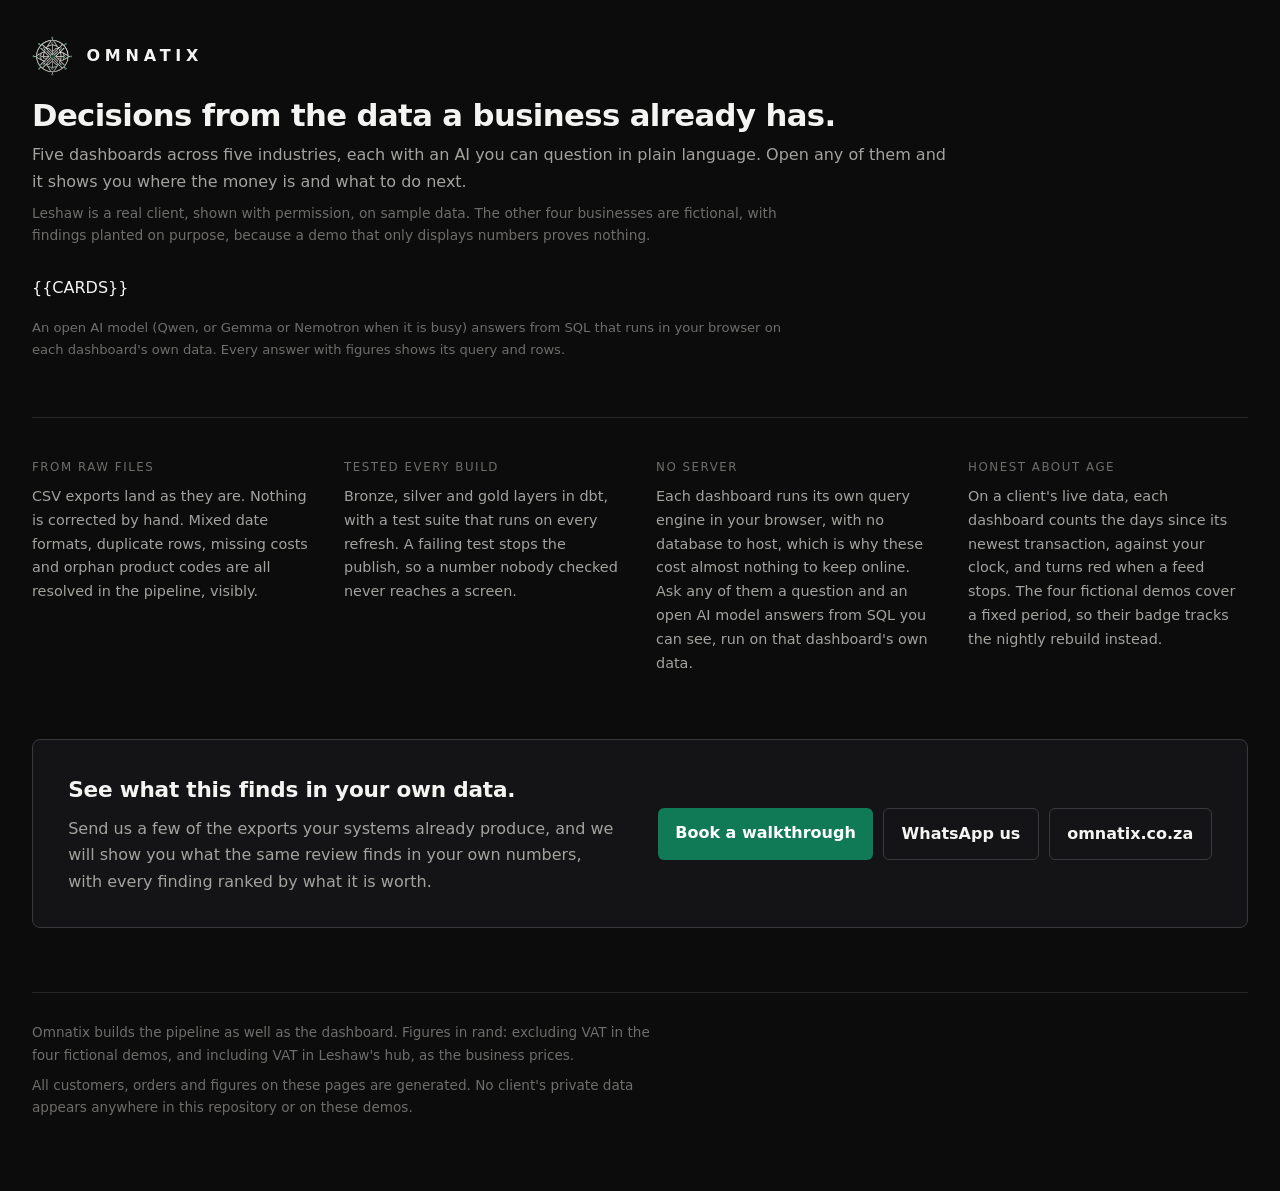
<file: site/index.html>
<!doctype html>
<html lang="en-ZA">
<head>
<meta charset="utf-8">
<meta name="viewport" content="width=device-width, initial-scale=1">
<title>Omnatix · Decision intelligence demos</title>
<meta name="description" content="Five dashboards across building supply, FMCG distribution, logistics, microfinance and healthcare, each with an AI you can question in plain language, built on data a business already has.">
<link rel="stylesheet" href="omnatix.css">
<link rel="icon" type="image/png" sizes="64x64" href="brand/favicon.png">
<link rel="apple-touch-icon" href="brand/apple-touch-icon.png">
</head>
<body>

<div class="wrap">

  <!-- Short on purpose: all five cards should be on screen when the page opens on a laptop. -->
  <header>
    <p class="mark"><img src="brand/omnatix-mark.png" alt="" width="40" height="40">Omnatix</p>
    <h1>Decisions from the data a business already has.</h1>
    <p class="lede">
      Five dashboards across five industries, each with an AI you can question in plain language.
      Open any of them and it shows you where the money is and what to do next.
    </p>
    <p class="note">
      Leshaw is a real client, shown with permission, on sample data. The other four businesses
      are fictional, with findings planted on purpose, because a demo that only displays numbers
      proves nothing.
    </p>
  </header>

  <div class="grid">
{{CARDS}}
  </div>

  <p class="ai-note">
    An open AI model (Qwen, or Gemma or Nemotron when it is busy) answers from SQL that runs in
    your browser on each dashboard's own data. Every answer with figures shows its query and rows.
  </p>

  <section class="how">
    <div>
      <h3>From raw files</h3>
      <p>
        CSV exports land as they are. Nothing is corrected by hand. Mixed date formats, duplicate
        rows, missing costs and orphan product codes are all resolved in the pipeline, visibly.
      </p>
    </div>
    <div>
      <h3>Tested every build</h3>
      <p>
        Bronze, silver and gold layers in dbt, with a test suite that runs on every refresh. A
        failing test stops the publish, so a number nobody checked never reaches a screen.
      </p>
    </div>
    <div>
      <h3>No server</h3>
      <p>
        Each dashboard runs its own query engine in your browser, with no database to host,
        which is why these cost almost nothing to keep online. Ask any of them a question and
        an open AI model answers from SQL you can see, run on that dashboard's own data.
      </p>
    </div>
    <div>
      <h3>Honest about age</h3>
      <p>
        On a client's live data, each dashboard counts the days since its newest transaction,
        against your clock, and turns red when a feed stops. The four fictional demos cover a
        fixed period, so their badge tracks the nightly rebuild instead.
      </p>
    </div>
  </section>

  <!-- The one thing a convinced visitor needs, and the page did not have: a way to act. -->
  <section class="cta" id="talk">
    <div>
      <h2>See what this finds in your own data.</h2>
      <p>
        Send us a few of the exports your systems already produce, and we will show you what the
        same review finds in your own numbers, with every finding ranked by what it is worth.
      </p>
    </div>
    <div class="cta-actions">
      <a class="cta-primary" href="mailto:info@omnatix.co.za?subject=Walkthrough%3A%20what%20would%20the%20review%20find%20in%20our%20data%3F&amp;body=I%20have%20looked%20at%20the%20Omnatix%20demos%20and%20would%20like%20to%20book%20a%20walkthrough.">Book a walkthrough</a>
      <a class="cta-secondary" href="https://wa.me/27813471724?text=Hi%20Omnatix%2C%20I%20have%20seen%20the%20demos%20and%20would%20like%20to%20book%20a%20walkthrough." rel="noopener">WhatsApp us</a>
      <a class="cta-secondary" href="https://omnatix.co.za" rel="noopener">omnatix.co.za</a>
    </div>
  </section>

  <footer>
    <p>
      Omnatix builds the pipeline as well as the dashboard. Figures in rand: excluding VAT in the
      four fictional demos, and including VAT in Leshaw's hub, as the business prices.
    </p>
    <p>
      All customers, orders and figures on these pages are generated. No client's private data
      appears anywhere in this repository or on these demos.
    </p>
  </footer>

</div>

<script>
  // Fetch the in-browser query engine before a demo is opened, so it opens without the wait.
  // It is 6.8 MB, so this waits for a sign of intent or a few seconds of reading, and never runs
  // when the browser reports data saver or a 2G connection.
  (() => {
    const c = navigator.connection || {};
    if (c.saveData || /2g/.test(c.effectiveType || '')) return;
    const base = 'https://cdn.jsdelivr.net/npm/@duckdb/duckdb-wasm@1.32.0/';
    let done = false;
    const warm = () => {
      if (done) return;
      done = true;
      for (const [href, cors] of [[base + '+esm', true], [base + 'dist/duckdb-eh.wasm', true],
                                  [base + 'dist/duckdb-browser-eh.worker.js', false]]) {
        const l = document.createElement('link');
        l.rel = 'prefetch';
        l.href = href;
        if (cors) l.crossOrigin = 'anonymous';
        document.head.appendChild(l);
      }
    };
    for (const ev of ['pointerenter', 'focusin', 'touchstart']) {
      document.querySelectorAll('a.card').forEach((a) => a.addEventListener(ev, warm, { once: true, passive: true }));
    }
    setTimeout(warm, 4000);
  })();
</script>
</body>
</html>
</file>
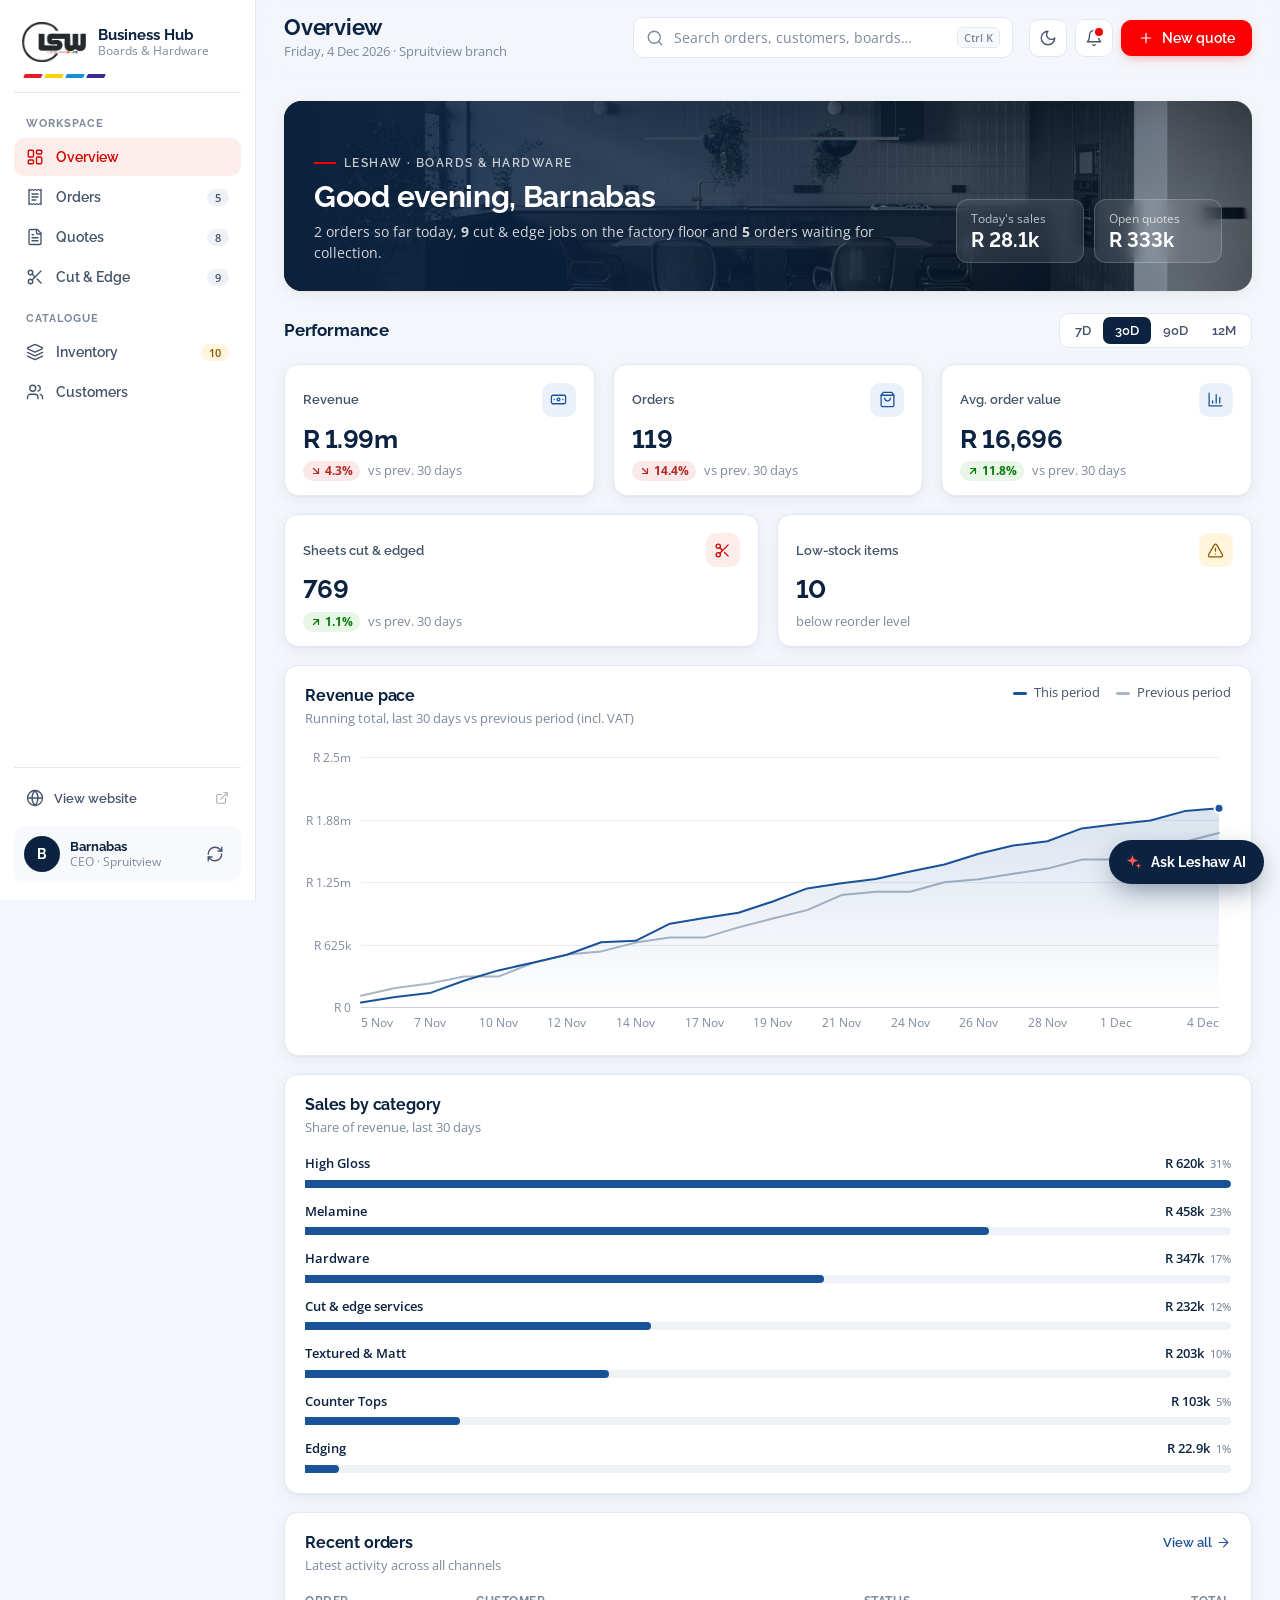
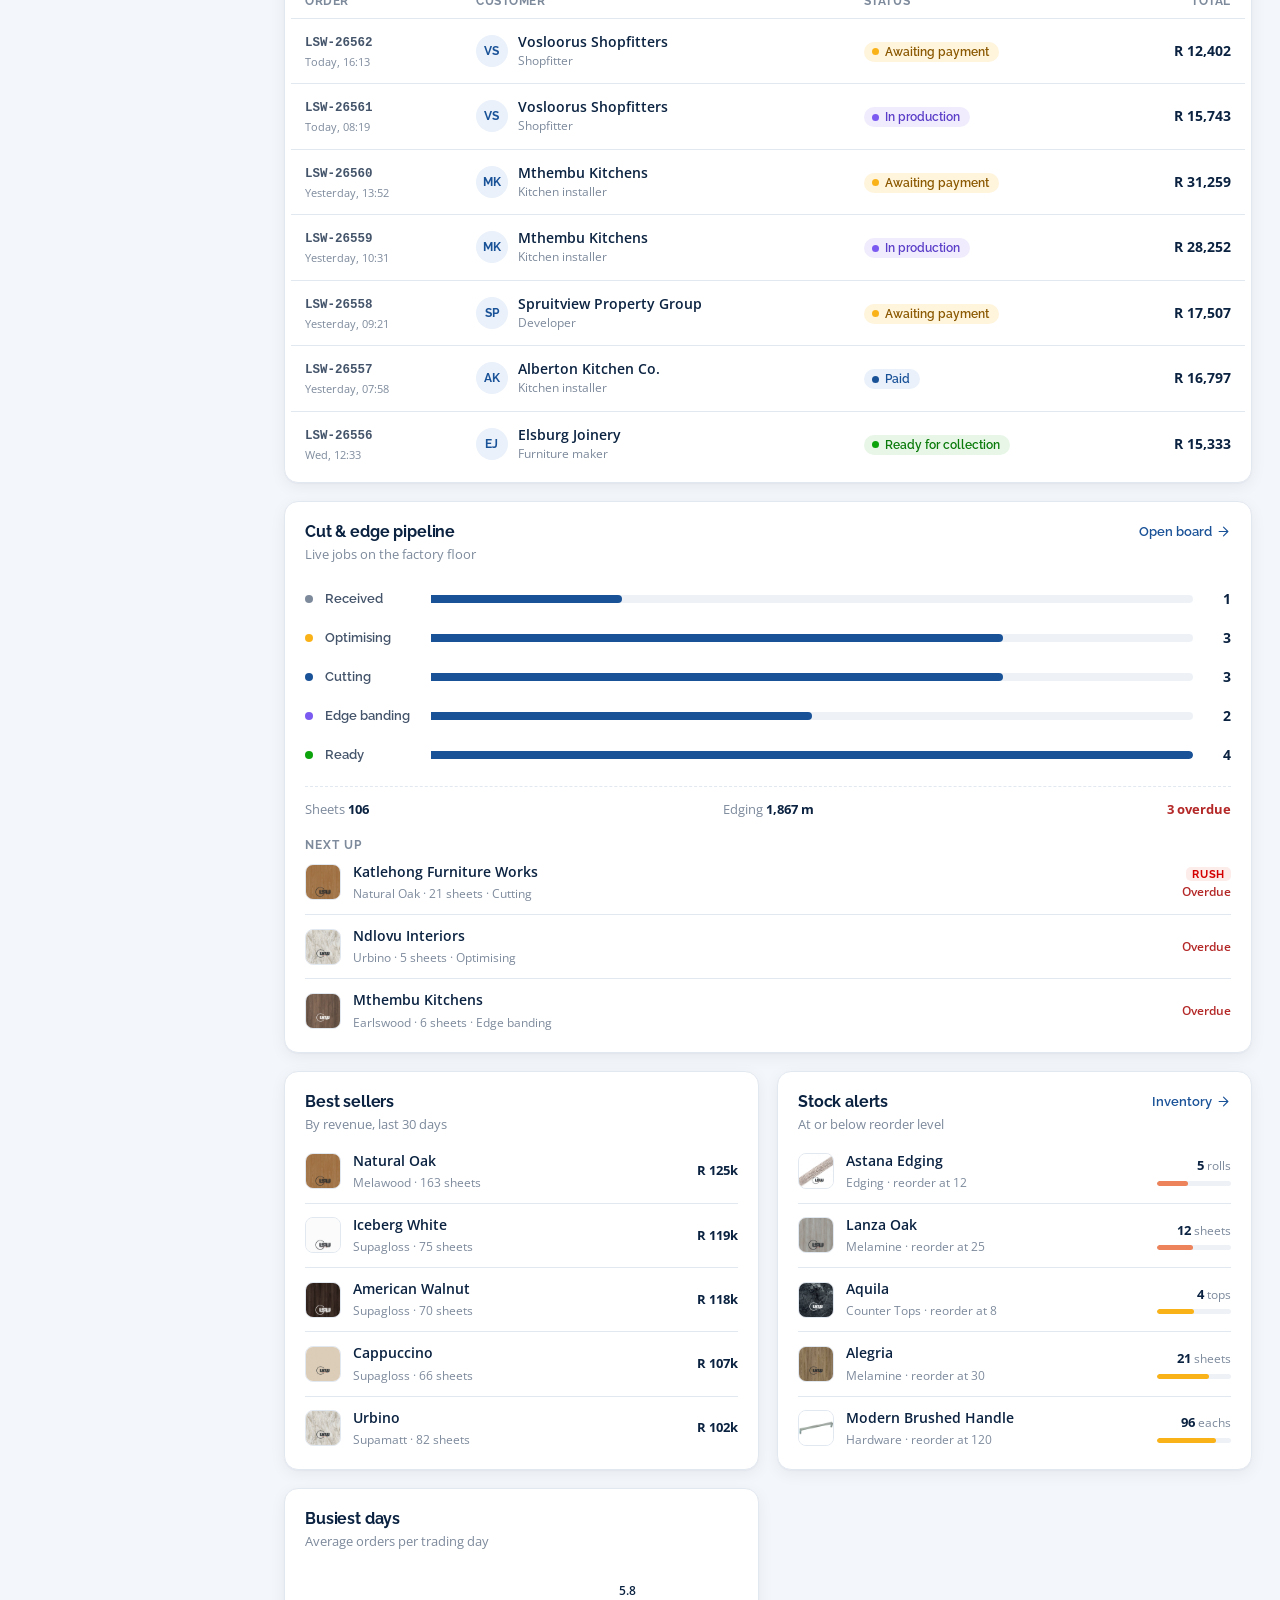
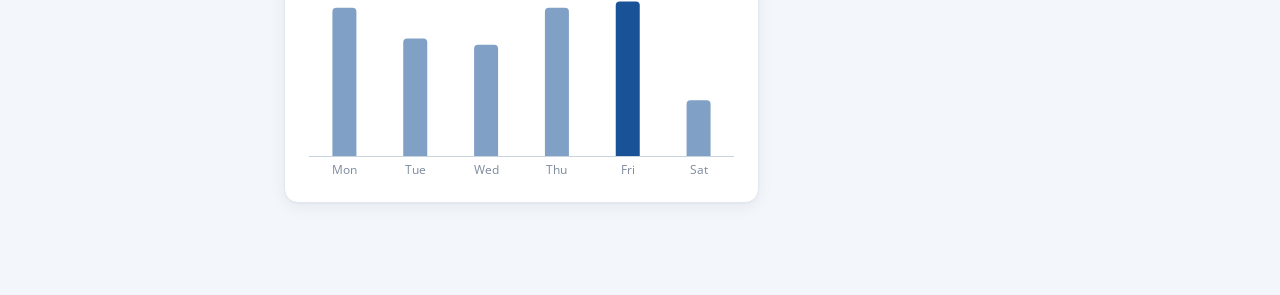
<file: projects/05-leshaw-boardcenter/dashboard/index.html>
<!doctype html>
<html lang="en">
<head>
  <meta charset="utf-8" />
  <meta name="viewport" content="width=device-width, initial-scale=1" />
  <title>Leshaw Business Hub</title>
  <meta name="description" content="Leshaw operations dashboard: sales, quotes, cut &amp; edge production, inventory and customers." />
  <link rel="icon" href="assets/logo.png" />
  <link rel="preconnect" href="https://fonts.googleapis.com" />
  <link rel="preconnect" href="https://fonts.gstatic.com" crossorigin />
  <link href="https://fonts.googleapis.com/css2?family=Open+Sans:wght@400;500;600;700&family=Raleway:wght@500;600;700;800&display=swap" rel="stylesheet" />
  <link rel="stylesheet" href="css/styles.css" />
  <link rel="stylesheet" href="css/ai.css" />
  <script>
    try { const t = localStorage.getItem('leshaw-theme'); if (t) document.documentElement.dataset.theme = t; } catch (e) {}
  </script>
</head>
<body>
  <div class="app">
    <!-- Sidebar -->
    <aside class="sidebar" id="sidebar" aria-label="Main navigation">
      <a class="brand" href="#/overview" aria-label="Leshaw home">
        <span class="brand-logo"><img src="assets/logo.png" alt="Leshaw LSW" /></span>
        <span class="brand-text">
          <strong>Business Hub</strong>
          <small>Boards &amp; Hardware</small>
        </span>
      </a>
      <div class="brand-stripes" aria-hidden="true"><i></i><i></i><i></i><i></i></div>

      <nav class="nav">
        <p class="nav-label">Workspace</p>
        <a href="#/overview" data-route="overview"><span data-icon="grid"></span>Overview</a>
        <a href="#/orders" data-route="orders"><span data-icon="receipt"></span>Orders<em class="nav-badge" id="nb-orders"></em></a>
        <a href="#/quotes" data-route="quotes"><span data-icon="file"></span>Quotes<em class="nav-badge" id="nb-quotes"></em></a>
        <a href="#/production" data-route="production"><span data-icon="saw"></span>Cut &amp; Edge<em class="nav-badge" id="nb-prod"></em></a>
        <p class="nav-label">Catalogue</p>
        <a href="#/inventory" data-route="inventory"><span data-icon="layers"></span>Inventory<em class="nav-badge warn" id="nb-stock"></em></a>
        <a href="#/customers" data-route="customers"><span data-icon="users"></span>Customers</a>
      </nav>

      <div class="sidebar-foot">
        <a class="site-link" href="https://leshaw-lsw.co.za/" target="_blank" rel="noopener"><span data-icon="globe"></span>View website<span data-icon="external" class="ext"></span></a>
        <div class="user-card">
          <span class="avatar">B</span>
          <span class="user-meta"><strong>Barnabas</strong><small>CEO · Spruitview</small></span>
          <button class="icon-btn" id="resetDemo" title="Reset demo data" aria-label="Reset demo data"><span data-icon="refresh"></span></button>
        </div>
      </div>
    </aside>
    <div class="scrim" id="scrim"></div>

    <!-- Main -->
    <div class="main">
      <header class="topbar">
        <button class="icon-btn menu-btn" id="menuBtn" aria-label="Open menu"><span data-icon="menu"></span></button>
        <div class="page-heading">
          <h1 id="pageTitle">Overview</h1>
          <p id="pageSub">Today</p>
        </div>
        <button class="search-trigger" id="searchBtn" aria-label="Search">
          <span data-icon="search"></span><span class="st-text">Search orders, customers, boards…</span><kbd>⌘K</kbd>
        </button>
        <div class="top-actions">
          <button class="icon-btn" id="themeBtn" aria-label="Toggle dark mode" title="Toggle theme"><span data-icon="moon"></span></button>
          <div class="pop-wrap">
            <button class="icon-btn" id="bellBtn" aria-label="Notifications"><span data-icon="bell"></span><i class="dot" id="bellDot"></i></button>
            <div class="popover" id="notifPop" hidden></div>
          </div>
          <button class="btn btn-primary" id="newQuoteBtn"><span data-icon="plus"></span><span class="hide-sm">New quote</span></button>
        </div>
      </header>

      <main id="view" class="view" tabindex="-1"></main>
    </div>
  </div>

  <!-- Overlays -->
  <div class="drawer-wrap" id="drawer" hidden>
    <div class="drawer-scrim" data-close></div>
    <aside class="drawer" role="dialog" aria-modal="true" aria-labelledby="drawerTitle"></aside>
  </div>
  <div class="modal-wrap" id="modal" hidden>
    <div class="modal-scrim" data-close></div>
    <div class="modal" role="dialog" aria-modal="true"></div>
  </div>
  <div class="palette-wrap" id="palette" hidden>
    <div class="modal-scrim" data-close></div>
    <div class="palette" role="dialog" aria-label="Search">
      <div class="palette-input"><span data-icon="search"></span><input id="paletteInput" placeholder="Search orders, customers, products, pages…" autocomplete="off" /><kbd>Esc</kbd></div>
      <div class="palette-results" id="paletteResults"></div>
    </div>
  </div>
  <div class="tooltip" id="tooltip" role="status" hidden></div>
  <div class="toasts" id="toasts" aria-live="polite"></div>

  <script src="js/data.js"></script>
  <script src="js/charts.js"></script>
  <script src="js/app.js"></script>
  <!-- The AI assistant: a pop-up on the hub's live data, answered by an open model (js/ai/). -->
  <script type="module" src="js/ai/ai.js"></script>
</body>
</html>
</file>
<file: site/omnatix.css>
/*
  The Omnatix front door.

  Deliberately not one of the demo themes. It is a neutral dark shell so that the five cards,
  each carrying its project's signature colour, do the talking. A prospect should see
  the range in the first three seconds without clicking anything.
*/

:root {
  --bg:      #0C0C0D;
  --panel:   #141416;
  --panel-2: #1B1B1E;
  --text:    #F4F4F2;
  --text-2:  #A3A29E;
  --text-3:  #6E6D6A;
  --rule:    #262629;
  --rule-2:  #3A393D;
  --font: Verdana, Geneva, 'DejaVu Sans', sans-serif;
  --serif: Verdana, Geneva, 'DejaVu Sans', sans-serif;
}

* { box-sizing: border-box; }

body {
  margin: 0;
  background: var(--bg);
  color: var(--text);
  font-family: var(--font);
  font-size: 16px;
  line-height: 1.65;
  -webkit-font-smoothing: antialiased;
}

.wrap { max-width: 1060px; margin: 0 auto; padding: 0 2rem; }

/* ---------------------------------------------------------------- header */

header { padding: 5rem 0 0; }

/* The lockup from the business card: the silver mark, then the name set wide and heavy. The
   mark is the silver one because this page is dark; the black one is for white paper. */
.mark {
  display: flex;
  align-items: center;
  gap: 0.9rem;
  font-size: 1rem;
  font-weight: 700;
  letter-spacing: 0.3em;
  text-transform: uppercase;
  color: var(--text);
  margin: 0 0 3rem;
}
.mark img { width: 48px; height: 48px; flex: none; }

h1 {
  font-family: var(--serif);
  font-size: clamp(2.1rem, 5vw, 3.1rem);
  font-weight: 600;
  line-height: 1.12;
  letter-spacing: -0.02em;
  margin: 0 0 1.25rem;
  max-width: 19ch;
}

.lede {
  color: var(--text-2);
  font-size: 1.08rem;
  max-width: 62ch;
  margin: 0 0 1rem;
}

.note {
  color: var(--text-3);
  font-size: 0.9rem;
  max-width: 62ch;
  margin: 0;
}

/* ---------------------------------------------------------------- cards */

.grid {
  display: grid;
  grid-template-columns: repeat(auto-fit, minmax(300px, 1fr));
  gap: 1.25rem;
  margin: 3.5rem 0 1.25rem;
}

.card {
  position: relative;
  background: var(--panel);
  border: 1px solid var(--rule);
  border-radius: 10px;
  padding: 1.6rem 1.5rem 1.35rem;
  display: flex;
  flex-direction: column;
  text-decoration: none;
  color: inherit;
  overflow: hidden;
  transition: border-color 0.15s, background 0.15s, transform 0.15s;
}
a.card:hover { border-color: var(--rule-2); background: var(--panel-2); transform: translateY(-2px); }
a.card:focus-visible { outline: 2px solid var(--accent); outline-offset: 2px; }

/* The signature colour of the demo this card opens. */
.card::before {
  content: '';
  position: absolute;
  inset: 0 0 auto 0;
  height: 3px;
  background: var(--accent);
}

.card.pending { opacity: 0.62; }

.card-industry {
  font-size: 0.72rem;
  letter-spacing: 0.13em;
  text-transform: uppercase;
  color: var(--accent);
  margin-bottom: 0.7rem;
}
.card h2 {
  font-family: var(--serif);
  font-size: 1.24rem;
  font-weight: 600;
  margin: 0 0 0.55rem;
  letter-spacing: -0.01em;
}
.card .problem {
  color: var(--text-2);
  font-size: 0.93rem;
  margin: 0 0 1.15rem;
  flex: 1;
}
.card .problem q { font-style: italic; }

.headline {
  border-top: 1px solid var(--rule);
  padding-top: 0.9rem;
  margin-top: auto;
}
.headline-value {
  font-size: 1.45rem;
  font-weight: 600;
  letter-spacing: -0.02em;
  line-height: 1.1;
  color: var(--accent);
}
.headline-label { font-size: 0.82rem; color: var(--text-3); margin-top: 0.1rem; }

.card-foot {
  display: flex;
  justify-content: space-between;
  align-items: center;
  gap: 1rem;
  margin-top: 0.95rem;
  font-size: 0.82rem;
  color: var(--text-3);
}
.open { color: var(--text); font-weight: 500; }
a.card:hover .open { color: var(--accent); }

.badge {
  display: inline-block;
  border: 1px solid var(--rule-2);
  border-radius: 999px;
  padding: 0.12rem 0.62rem;
  font-size: 0.7rem;
  letter-spacing: 0.08em;
  text-transform: uppercase;
  color: var(--text-3);
}

/* The AI behind every demo, said once here rather than inside each pop-up. */
.ai-note {
  color: var(--text-3);
  font-size: 0.82rem;
  max-width: 90ch;
  margin: 0 0 3.5rem;
}

/* ---------------------------------------------------------------- all five on the first screen

   On a laptop the intro is short and the five cards sit in one row, so every demo is on
   screen when the page opens. Narrower screens keep the flowing grid above. */
@media (min-width: 1100px) {
  .wrap { max-width: 1320px; }
  header { padding-top: 2.25rem; }
  .mark { margin-bottom: 1.4rem; }
  .mark img { width: 40px; height: 40px; }
  h1 { font-size: clamp(1.7rem, 2.4vw, 2.3rem); max-width: none; margin-bottom: 0.6rem; }
  .lede { font-size: 1rem; max-width: 90ch; margin-bottom: 0.4rem; }
  .note { font-size: 0.86rem; max-width: 90ch; }
  .grid { grid-template-columns: repeat(5, minmax(0, 1fr)); gap: 0.9rem; margin: 1.75rem 0 1rem; }
  .card { padding: 1.25rem 1.1rem 1.05rem; }
  .card-industry { font-size: 0.7rem; margin-bottom: 0.55rem; }
  .card h2 { font-size: 1.04rem; }
  .card .problem { font-size: 0.84rem; margin-bottom: 0.9rem; }
  .headline { padding-top: 0.75rem; }
  .headline-value { font-size: 1.25rem; }
  .headline-label { font-size: 0.76rem; }
  .card-foot { font-size: 0.74rem; flex-wrap: wrap; gap: 0.3rem 0.8rem; margin-top: 0.8rem; }
}

/* ---------------------------------------------------------------- build */

.how {
  border-top: 1px solid var(--rule);
  padding-top: 2.5rem;
  margin-top: 1rem;
  display: grid;
  grid-template-columns: repeat(auto-fit, minmax(210px, 1fr));
  gap: 2rem;
}
.how h3 {
  font-size: 0.74rem;
  letter-spacing: 0.13em;
  text-transform: uppercase;
  color: var(--text-3);
  font-weight: 500;
  margin: 0 0 0.5rem;
}
.how p { margin: 0; color: var(--text-2); font-size: 0.9rem; }

footer {
  border-top: 1px solid var(--rule);
  margin-top: 4rem;
  padding: 1.75rem 0 4rem;
  color: var(--text-3);
  font-size: 0.85rem;
}
footer p { margin: 0 0 0.5rem; max-width: 74ch; }

@media (max-width: 640px) {
  .wrap { padding: 0 1.25rem; }
  header { padding-top: 2rem; }
  .mark { margin-bottom: 1.5rem; }
  .grid { margin-top: 2rem; }
}

@media (prefers-reduced-motion: reduce) {
  * { transition: none !important; }
}

/* ---------------------------------------------------------------- narrow screens */

@media (max-width: 460px) {
  /* The two eyebrow labels sat at 11.5 and 11.8px. Twelve is the floor on a handset, and
     these are the first words a prospect reads on a card. */
  .badge,
  .card-industry,
  .how h3 { font-size: 12px; }
  a.card { padding: 1.1rem 1.2rem; }
}

/* ---------------------------------------------------------------- call to action

   The page used to end on a footnote. A visitor the demos have convinced now has somewhere to
   go: the emerald from the mark, on the one button that matters. */
.cta {
  margin: 4rem 0 0;
  padding: 2rem 2.2rem;
  border: 1px solid var(--rule-2);
  border-radius: 8px;
  background: var(--panel);
  display: grid;
  grid-template-columns: minmax(0, 1fr) auto;
  gap: 1.5rem 2.5rem;
  align-items: center;
}
.cta h2 { margin: 0 0 0.5rem; font-size: 1.35rem; letter-spacing: -0.01em; }
.cta p { margin: 0; color: var(--text-2); max-width: 60ch; }
.cta-actions { display: flex; flex-wrap: wrap; gap: 0.6rem; }
.cta-primary,
.cta-secondary {
  display: inline-block;
  padding: 0.75rem 1.1rem;
  border-radius: 6px;
  text-decoration: none;
  font-weight: 700;
  white-space: nowrap;
}
/* White on this emerald measures 5.4:1. */
.cta-primary { background: #0F7A55; color: #FFFFFF; }
.cta-primary:hover { background: #0B6446; }
.cta-secondary { color: var(--text); border: 1px solid var(--rule-2); }
.cta-secondary:hover { border-color: var(--text-2); }
.cta a:focus-visible { outline: 2px solid var(--text); outline-offset: 2px; }
@media (max-width: 760px) {
  .cta { grid-template-columns: 1fr; padding: 1.5rem 1.25rem; }
}
</file>
<file: projects/05-leshaw-boardcenter/dashboard/css/styles.css>
/* ==========================================================================
   Leshaw Business Hub: design tokens follow leshaw-lsw.co.za
   Navy #0B2341 · Brand blue #1A5298 · Signal red #FA0000 · Raleway / Open Sans
   ========================================================================== */
:root {
  color-scheme: light;
  --navy: #0b2341;
  --blue: #1a5298;
  --blue-2: #2f6cbd;
  --blue-soft: #eaf1fa;
  --red: #fa0000;
  --red-ink: #d40000;
  --red-hover: #d80000;
  --red-soft: #fdedea;

  --bg: #f3f6fa;
  --surface: #ffffff;
  --surface-2: #f7f9fc;
  --surface-3: #eef2f7;
  --border: #e2e8f0;
  --border-strong: #cfd8e3;
  --ink: #0b2341;
  --ink-2: #44546a;
  --muted: #7d8a9c;
  --grid: #e8edf3;
  --axis: #c9d3df;

  --series-1: #1a5298;
  --series-1-wash: rgba(26, 82, 152, 0.10);
  --series-2: #a9b6c6;

  --good: #0ca30c;   --good-ink: #0a7a0a;   --good-soft: #e7f6e7;
  --warn: #fab219;   --warn-ink: #8a5800;   --warn-soft: #fff4dc;
  --serious: #ec835a;--serious-ink: #a84a22;--serious-soft: #fdeee6;
  --crit: #d03b3b;   --crit-ink: #b42828;   --crit-soft: #fbe9e9;
  --info: #1a5298;   --info-ink: #1a5298;   --info-soft: #eaf1fa;
  --neutral-soft: #eef1f5; --neutral-ink: #55657a;
  --prod-soft: #f0ecfd; --prod-ink: #5a3dc8;

  --shadow-sm: 0 1px 2px rgba(11, 35, 65, 0.06);
  --shadow: 0 1px 2px rgba(11, 35, 65, 0.04), 0 4px 16px rgba(11, 35, 65, 0.06);
  --shadow-lg: 0 12px 40px rgba(11, 35, 65, 0.18);
  --radius: 14px;
  --radius-sm: 9px;

  --font-head: "Raleway", system-ui, -apple-system, "Segoe UI", sans-serif;
  --font-body: "Open Sans", system-ui, -apple-system, "Segoe UI", sans-serif;
  --sidebar-w: 256px;
  --ease: cubic-bezier(.2, .8, .2, 1);
}

@media (prefers-color-scheme: dark) {
  :root:not([data-theme="light"]) {
    color-scheme: dark;
    --blue: #5b93db; --blue-2: #79a8e6; --blue-soft: #15294a;
    --red: #ff2a2a; --red-ink: #ff6b6b; --red-hover: #ff4646; --red-soft: #3a1416;
    --bg: #07111e; --surface: #0d1b2d; --surface-2: #112238; --surface-3: #172b45;
    --border: #1d3150; --border-strong: #2a4366;
    --ink: #edf2f8; --ink-2: #b3c0d1; --muted: #7f8ea3; --grid: #182b45; --axis: #2a4366;
    --series-1: #5b93db; --series-1-wash: rgba(91, 147, 219, 0.14); --series-2: #4c5f79;
    --good-ink: #3ec43e; --good-soft: #0f2a17; --warn-ink: #fab219; --warn-soft: #2e2410;
    --serious-ink: #f09a77; --serious-soft: #33190f; --crit-ink: #ef6b6b; --crit-soft: #351416;
    --info-ink: #79a8e6; --info-soft: #15294a; --neutral-soft: #1a2c44; --neutral-ink: #a6b4c6; --prod-soft: #231c45; --prod-ink: #a996f5;
    --shadow-sm: none; --shadow: 0 0 0 1px rgba(255,255,255,0.02); --shadow-lg: 0 16px 48px rgba(0,0,0,0.5);
  }
}
:root[data-theme="dark"] {
  color-scheme: dark;
  --blue: #5b93db; --blue-2: #79a8e6; --blue-soft: #15294a;
  --red: #ff2a2a; --red-ink: #ff6b6b; --red-hover: #ff4646; --red-soft: #3a1416;
  --bg: #07111e; --surface: #0d1b2d; --surface-2: #112238; --surface-3: #172b45;
  --border: #1d3150; --border-strong: #2a4366;
  --ink: #edf2f8; --ink-2: #b3c0d1; --muted: #7f8ea3; --grid: #182b45; --axis: #2a4366;
  --series-1: #5b93db; --series-1-wash: rgba(91, 147, 219, 0.14); --series-2: #4c5f79;
  --good-ink: #3ec43e; --good-soft: #0f2a17; --warn-ink: #fab219; --warn-soft: #2e2410;
  --serious-ink: #f09a77; --serious-soft: #33190f; --crit-ink: #ef6b6b; --crit-soft: #351416;
  --info-ink: #79a8e6; --info-soft: #15294a; --neutral-soft: #1a2c44; --neutral-ink: #a6b4c6; --prod-soft: #231c45; --prod-ink: #a996f5;
  --shadow-sm: none; --shadow: 0 0 0 1px rgba(255,255,255,0.02); --shadow-lg: 0 16px 48px rgba(0,0,0,0.5);
}

/* ---------- Base ---------- */
*, *::before, *::after { box-sizing: border-box; }
html, body { margin: 0; height: 100%; }
body {
  background: var(--bg);
  color: var(--ink);
  font: 14px/1.5 var(--font-body);
  -webkit-font-smoothing: antialiased;
  overflow-x: hidden;
}
h1, h2, h3, h4 { font-family: var(--font-head); font-variant-numeric: lining-nums; margin: 0; letter-spacing: -0.01em; }
a { color: inherit; text-decoration: none; }
button, input, select, textarea { font: inherit; color: inherit; }
button { cursor: pointer; }
img { display: block; max-width: 100%; }
.num, td, .tabular { font-variant-numeric: tabular-nums lining-nums; }
.muted { color: var(--muted); }
.ink2 { color: var(--ink-2); }
[hidden] { display: none !important; }
:focus-visible { outline: 2px solid var(--blue-2); outline-offset: 2px; border-radius: 6px; }

svg.i { width: 18px; height: 18px; stroke: currentColor; fill: none; stroke-width: 1.8; stroke-linecap: round; stroke-linejoin: round; flex: none; }
[data-icon] { display: inline-flex; }

/* ---------- Layout ---------- */
.app { display: flex; min-height: 100vh; }
.main { flex: 1; min-width: 0; display: flex; flex-direction: column; }
.view { padding: 24px 28px 48px; outline: none; max-width: 1480px; width: 100%; margin: 0 auto; }
.view > * { animation: rise .45s var(--ease) both; }
.view > *:nth-child(2) { animation-delay: .04s; }
.view > *:nth-child(3) { animation-delay: .08s; }
.view > *:nth-child(4) { animation-delay: .12s; }
.view > *:nth-child(5) { animation-delay: .16s; }
@keyframes rise { from { opacity: 0; transform: translateY(8px); } to { opacity: 1; transform: none; } }
@media (prefers-reduced-motion: reduce) { *, *::before, *::after { animation: none !important; transition: none !important; } }

/* ---------- Sidebar ---------- */
.sidebar {
  width: var(--sidebar-w); flex: none; position: sticky; top: 0; height: 100vh;
  background: var(--surface); border-right: 1px solid var(--border);
  display: flex; flex-direction: column; padding: 18px 14px; z-index: 40;
}
.brand { display: flex; align-items: center; gap: 12px; padding: 4px 8px 12px; }
.brand-logo { width: 64px; height: 40px; display: grid; place-items: center; border-radius: 10px; flex: none; }
.brand-logo img { width: 64px; height: auto; }
:root[data-theme="dark"] .brand-logo { background: #fff; padding: 3px 6px; }
@media (prefers-color-scheme: dark) { :root:not([data-theme="light"]) .brand-logo { background: #fff; padding: 3px 6px; } }
.brand-text { display: flex; flex-direction: column; line-height: 1.2; }
.brand-text strong { font: 700 15px var(--font-head); color: var(--ink); }
.brand-text small { color: var(--muted); font-size: 12px; }
.brand-stripes { display: flex; gap: 3px; padding: 0 10px 14px; border-bottom: 1px solid var(--border); margin-bottom: 10px; }
.brand-stripes i { height: 4px; width: 18px; transform: skewX(-24deg); border-radius: 1px; }
.brand-stripes i:nth-child(1) { background: #e41e26; }
.brand-stripes i:nth-child(2) { background: #f5d300; }
.brand-stripes i:nth-child(3) { background: #1592d6; }
.brand-stripes i:nth-child(4) { background: #3b2a8f; }

.nav { display: flex; flex-direction: column; gap: 2px; flex: 1; overflow-y: auto; }
.nav-label { margin: 14px 12px 6px; font: 700 11px var(--font-head); letter-spacing: .09em; text-transform: uppercase; color: var(--muted); }
.nav a {
  position: relative; display: flex; align-items: center; gap: 12px;
  padding: 10px 12px; border-radius: 10px; color: var(--ink-2);
  font: 600 14px var(--font-head); transition: background .15s, color .15s;
}
.nav a:hover { background: var(--surface-2); color: var(--ink); }
.nav a.active { background: var(--red-soft); color: var(--red-ink); }
.nav a.active::before { content: ""; position: absolute; left: -14px; top: 9px; bottom: 9px; width: 3px; border-radius: 0 3px 3px 0; background: var(--red); }
.nav-badge { margin-left: auto; font: 600 11px var(--font-body); font-style: normal; padding: 1px 8px; border-radius: 99px; background: var(--surface-3); color: var(--ink-2); font-variant-numeric: tabular-nums; }
.nav-badge:empty { display: none; }
.nav-badge.warn { background: var(--warn-soft); color: var(--warn-ink); }
.nav a.active .nav-badge { background: var(--surface); color: var(--red-ink); }

.sidebar-foot { border-top: 1px solid var(--border); padding-top: 12px; display: flex; flex-direction: column; gap: 10px; }
.site-link { display: flex; align-items: center; gap: 10px; padding: 9px 12px; border-radius: 10px; color: var(--ink-2); font: 600 13px var(--font-head); }
.site-link:hover { background: var(--surface-2); color: var(--ink); }
.site-link .ext { margin-left: auto; opacity: .5; }
.site-link .ext svg { width: 14px; height: 14px; }
.user-card { display: flex; align-items: center; gap: 10px; padding: 10px; border-radius: 12px; background: var(--surface-2); }
.avatar { width: 36px; height: 36px; border-radius: 50%; display: grid; place-items: center; background: var(--navy); color: #fff; font: 700 14px var(--font-head); flex: none; }
:root[data-theme="dark"] .avatar { background: var(--blue); }
.user-meta { display: flex; flex-direction: column; line-height: 1.25; min-width: 0; flex: 1; }
.user-meta strong { font: 700 13px var(--font-head); }
.user-meta small { color: var(--muted); font-size: 12px; }

/* ---------- Topbar ---------- */
.topbar {
  position: sticky; top: 0; z-index: 30; display: flex; align-items: center; gap: 16px;
  padding: 14px 28px; background: color-mix(in srgb, var(--bg) 82%, transparent);
  backdrop-filter: saturate(1.4) blur(14px); -webkit-backdrop-filter: saturate(1.4) blur(14px);
  border-bottom: 1px solid transparent; transition: border-color .2s;
}
.topbar.scrolled { border-bottom-color: var(--border); }
.page-heading { min-width: 0; }
.page-heading h1 { font-size: 22px; font-weight: 700; line-height: 1.2; }
.page-heading p { margin: 2px 0 0; color: var(--muted); font-size: 13px; }
.search-trigger {
  margin-left: auto; display: flex; align-items: center; gap: 10px; width: min(380px, 34vw);
  padding: 9px 12px; border-radius: 10px; border: 1px solid var(--border); background: var(--surface);
  color: var(--muted); text-align: left; transition: border-color .15s, box-shadow .15s;
}
.search-trigger:hover { border-color: var(--border-strong); box-shadow: var(--shadow-sm); }
.st-text { flex: 1; white-space: nowrap; overflow: hidden; text-overflow: ellipsis; }
kbd { font: 600 11px var(--font-body); padding: 2px 6px; border-radius: 6px; border: 1px solid var(--border); background: var(--surface-2); color: var(--muted); }
.top-actions { display: flex; align-items: center; gap: 8px; }
.icon-btn {
  position: relative; width: 38px; height: 38px; display: inline-grid; place-items: center; flex: none;
  border-radius: 10px; border: 1px solid var(--border); background: var(--surface); color: var(--ink-2);
  transition: background .15s, color .15s, border-color .15s;
}
.icon-btn:hover { color: var(--ink); border-color: var(--border-strong); }
.user-card .icon-btn { width: 32px; height: 32px; border-color: transparent; background: transparent; }
.user-card .icon-btn:hover { background: var(--surface); }
.icon-btn .dot { position: absolute; top: 8px; right: 9px; width: 8px; height: 8px; border-radius: 50%; background: var(--red); box-shadow: 0 0 0 2px var(--surface); }
.menu-btn { display: none; }

/* ---------- Buttons ---------- */
.btn {
  display: inline-flex; align-items: center; justify-content: center; gap: 8px; white-space: nowrap;
  padding: 9px 16px; border-radius: 10px; border: 1px solid var(--border); background: var(--surface);
  font: 600 13.5px var(--font-head); color: var(--ink); transition: background .15s, border-color .15s, transform .1s, box-shadow .15s;
}
.btn:hover { border-color: var(--border-strong); box-shadow: var(--shadow-sm); }
.btn:active { transform: translateY(1px); }
.btn svg.i { width: 16px; height: 16px; }
.btn-primary { background: var(--red); border-color: var(--red); color: #fff; box-shadow: 0 4px 14px -6px rgba(250, 0, 0, .55); }
.btn-primary:hover { background: var(--red-hover); border-color: var(--red-hover); }
.btn-navy { background: var(--navy); border-color: var(--navy); color: #fff; }
:root[data-theme="dark"] .btn-navy { background: var(--blue); border-color: var(--blue); }
.btn-ghost { background: transparent; border-color: transparent; }
.btn-ghost:hover { background: var(--surface-2); box-shadow: none; }
.btn-sm { padding: 6px 11px; font-size: 12.5px; border-radius: 8px; }
.btn[disabled] { opacity: .5; pointer-events: none; }

/* ---------- Cards & grid ---------- */
.grid { display: grid; gap: 18px; }
.g-kpi { grid-template-columns: repeat(5, minmax(0, 1fr)); }
.g-main { grid-template-columns: minmax(0, 2fr) minmax(0, 1fr); }
.g-3 { grid-template-columns: repeat(3, minmax(0, 1fr)); }
.g-2 { grid-template-columns: repeat(2, minmax(0, 1fr)); }
.mt { margin-top: 18px; }
.card { background: var(--surface); border: 1px solid var(--border); border-radius: var(--radius); box-shadow: var(--shadow); min-width: 0; }
.card-pad { padding: 20px; }
.card-head { display: flex; align-items: flex-start; justify-content: space-between; gap: 12px; padding: 18px 20px 0; }
.card-head h3 { font-size: 15.5px; font-weight: 700; }
.card-head p { margin: 3px 0 0; color: var(--muted); font-size: 12.5px; }
.card-body { padding: 16px 20px 20px; }
.link-btn { background: none; border: 0; padding: 4px 0; color: var(--blue); font: 600 13px var(--font-head); display: inline-flex; align-items: center; gap: 4px; white-space: nowrap; }
.link-btn:hover { color: var(--red-ink); }
.link-btn svg.i { width: 15px; height: 15px; }

/* ---------- Hero ---------- */
.hero {
  position: relative; overflow: hidden; border-radius: 18px; color: #fff; padding: 28px 30px;
  background: var(--navy) url("../assets/hero.jpg") center 55% / cover;
  display: flex; align-items: flex-end; justify-content: space-between; gap: 24px; min-height: 190px;
  box-shadow: var(--shadow);
}
.hero::before { content: ""; position: absolute; inset: 0; background: linear-gradient(100deg, rgba(11, 35, 65, .94) 0%, rgba(11, 35, 65, .78) 45%, rgba(11, 35, 65, .35) 100%); }
.hero > * { position: relative; }
.hero-eyebrow { display: inline-flex; align-items: center; gap: 8px; font: 600 12px var(--font-head); letter-spacing: .12em; text-transform: uppercase; color: rgba(255,255,255,.75); }
.hero-eyebrow::before { content: ""; width: 22px; height: 2px; background: var(--red); }
.hero h2 { font-size: 30px; font-weight: 700; margin: 10px 0 6px; line-height: 1.15; }
.hero p { margin: 0; color: rgba(255, 255, 255, .82); max-width: 560px; }
.hero-stats { display: flex; gap: 10px; flex-wrap: wrap; }
.hero-chip { background: rgba(255,255,255,.1); border: 1px solid rgba(255,255,255,.18); backdrop-filter: blur(8px); -webkit-backdrop-filter: blur(8px); border-radius: 12px; padding: 10px 14px; min-width: 128px; }
.hero-chip small { display: block; color: rgba(255,255,255,.7); font-size: 12px; }
.hero-chip strong { font: 700 20px var(--font-head); font-variant-numeric: lining-nums; }

/* ---------- Toolbar / segmented ---------- */
.toolbar { display: flex; align-items: center; gap: 10px; flex-wrap: wrap; margin: 22px 0 16px; }
.toolbar h2 { font-size: 17px; font-weight: 700; margin-right: auto; }
.seg { display: inline-flex; padding: 3px; border-radius: 10px; background: var(--surface); border: 1px solid var(--border); }
.seg button { border: 0; background: transparent; padding: 6px 12px; border-radius: 7px; font: 600 12.5px var(--font-head); color: var(--ink-2); transition: background .15s, color .15s; }
.seg button:hover { color: var(--ink); }
.seg button.on { background: var(--navy); color: #fff; }
:root[data-theme="dark"] .seg button.on { background: var(--blue); }
@media (prefers-color-scheme: dark) { :root:not([data-theme="light"]) .seg button.on, :root:not([data-theme="light"]) .btn-navy, :root:not([data-theme="light"]) .avatar { background: var(--blue); border-color: var(--blue); } }

.chips { display: flex; gap: 8px; flex-wrap: wrap; }
.chip { display: inline-flex; align-items: center; gap: 7px; padding: 6px 12px; border-radius: 99px; border: 1px solid var(--border); background: var(--surface); font: 600 12.5px var(--font-head); color: var(--ink-2); transition: all .15s; }
.chip:hover { border-color: var(--border-strong); color: var(--ink); }
.chip.on { background: var(--navy); border-color: var(--navy); color: #fff; }
:root[data-theme="dark"] .chip.on { background: var(--blue); border-color: var(--blue); }
@media (prefers-color-scheme: dark) { :root:not([data-theme="light"]) .chip.on { background: var(--blue); border-color: var(--blue); } }
.chip .count { font: 600 11px var(--font-body); opacity: .75; font-variant-numeric: tabular-nums; }

.input { display: flex; align-items: center; gap: 8px; padding: 8px 12px; border-radius: 10px; border: 1px solid var(--border); background: var(--surface); color: var(--muted); min-width: 220px; transition: border-color .15s, box-shadow .15s; }
.input:focus-within { border-color: var(--blue); box-shadow: 0 0 0 3px var(--blue-soft); }
.input input, .input select { border: 0; outline: none; background: transparent; color: var(--ink); width: 100%; }
.field { display: flex; flex-direction: column; gap: 6px; }
.field label { font: 600 12.5px var(--font-head); color: var(--ink-2); }
.field input, .field select, .field textarea { padding: 9px 12px; border-radius: 10px; border: 1px solid var(--border); background: var(--surface); color: var(--ink); outline: none; transition: border-color .15s, box-shadow .15s; }
.field input:focus, .field select:focus, .field textarea:focus { border-color: var(--blue); box-shadow: 0 0 0 3px var(--blue-soft); }

/* ---------- KPI ---------- */
.kpi { padding: 18px 18px 14px; display: flex; flex-direction: column; gap: 8px; position: relative; overflow: hidden; }
.kpi-top { display: flex; align-items: center; justify-content: space-between; gap: 8px; }
.kpi-label { font: 600 13px var(--font-head); color: var(--ink-2); }
.kpi-ico { width: 34px; height: 34px; border-radius: 10px; display: grid; place-items: center; background: var(--blue-soft); color: var(--blue); }
.kpi-ico.red { background: var(--red-soft); color: var(--red-ink); }
.kpi-ico.warn { background: var(--warn-soft); color: var(--warn-ink); }
.kpi-ico svg.i { width: 17px; height: 17px; }
.kpi-value { font: 700 26px var(--font-head); font-variant-numeric: lining-nums; letter-spacing: -0.02em; line-height: 1.1; }
.kpi-foot { display: flex; align-items: center; gap: 8px; font-size: 12.5px; color: var(--muted); min-height: 20px; }
.delta { display: inline-flex; align-items: center; gap: 3px; font-weight: 700; font-size: 12px; padding: 1px 7px; border-radius: 99px; }
.delta.up { color: var(--good-ink); background: var(--good-soft); }
.delta.down { color: var(--crit-ink); background: var(--crit-soft); }
.delta svg.i { width: 12px; height: 12px; stroke-width: 2.4; }
.kpi .spark { position: absolute; right: 14px; bottom: 14px; opacity: .9; }
.kpi.clickable { cursor: pointer; transition: transform .15s var(--ease), box-shadow .15s; }
.kpi.clickable:hover { transform: translateY(-2px); box-shadow: var(--shadow-lg); }

/* ---------- Charts ---------- */
.chart { position: relative; width: 100%; }
.chart svg { display: block; overflow: visible; }
.chart .gridline { stroke: var(--grid); stroke-width: 1; shape-rendering: crispEdges; }
.chart .baseline { stroke: var(--axis); stroke-width: 1; shape-rendering: crispEdges; }
.chart text { fill: var(--muted); font: 11.5px var(--font-body); font-variant-numeric: tabular-nums; }
.chart .lbl-strong { fill: var(--ink); font-weight: 600; }
.chart .crosshair { stroke: var(--axis); stroke-width: 1; }
.legend { display: flex; gap: 16px; flex-wrap: wrap; font-size: 12.5px; color: var(--ink-2); }
.legend span { display: inline-flex; align-items: center; gap: 7px; }
.legend i { width: 14px; height: 3px; border-radius: 2px; display: inline-block; }
.legend i.sq { width: 10px; height: 10px; border-radius: 3px; }

.hbar { display: flex; flex-direction: column; gap: 14px; }
.hbar-row { display: grid; grid-template-columns: 1fr auto; gap: 6px 12px; align-items: center; cursor: default; }
.hbar-row .name { font-weight: 600; font-size: 13px; display: flex; align-items: center; gap: 8px; }
.hbar-row .val { font-size: 13px; font-weight: 600; font-variant-numeric: tabular-nums; }
.hbar-row .val small { color: var(--muted); font-weight: 500; margin-left: 6px; }
.hbar-track { grid-column: 1 / -1; height: 8px; border-radius: 0 4px 4px 0; background: var(--surface-3); overflow: hidden; }
.hbar-fill { height: 100%; background: var(--series-1); border-radius: 0 4px 4px 0; transform-origin: left; animation: grow .8s var(--ease) both; }
@keyframes grow { from { transform: scaleX(0); } }

.tooltip {
  position: fixed; z-index: 100; pointer-events: none; min-width: 140px;
  background: var(--surface); color: var(--ink); border: 1px solid var(--border); border-radius: 10px;
  padding: 10px 12px; box-shadow: var(--shadow-lg); font-size: 12.5px; transform: translate(-50%, calc(-100% - 12px));
}
.tooltip .tt-title { font: 700 12.5px var(--font-head); margin-bottom: 6px; }
.tooltip .tt-row { display: flex; align-items: center; gap: 8px; justify-content: space-between; }
.tooltip .tt-row span { display: inline-flex; align-items: center; gap: 6px; color: var(--ink-2); }
.tooltip .tt-row b { font-variant-numeric: tabular-nums; }
.tooltip i { width: 10px; height: 3px; border-radius: 2px; display: inline-block; }

/* ---------- Pipeline ---------- */
.pipe { display: flex; flex-direction: column; gap: 4px; }
.pipe-row { display: grid; grid-template-columns: 10px 96px 1fr 28px; align-items: center; gap: 10px; padding: 7px 8px; margin: 0 -8px; border-radius: 8px; cursor: pointer; transition: background .15s; }
.pipe-row:hover { background: var(--surface-2); }
.pipe-name { font: 600 13px var(--font-head); color: var(--ink-2); }
.pipe-row b { text-align: right; font-variant-numeric: tabular-nums; }
.pipe-track { height: 8px; border-radius: 0 4px 4px 0; background: var(--surface-3); overflow: hidden; }
.pipe-track i { display: block; height: 100%; background: var(--series-1); border-radius: 0 4px 4px 0; transform-origin: left; animation: grow .8s var(--ease) both; }
.pipeline { display: grid; grid-template-columns: repeat(5, 1fr); gap: 8px; }
.pipe-step { padding: 12px; border-radius: 12px; background: var(--surface-2); border: 1px solid var(--border); cursor: pointer; transition: border-color .15s, transform .15s var(--ease); }
.pipe-step:hover { border-color: var(--blue); transform: translateY(-2px); }
.pipe-step small { display: block; color: var(--muted); font: 600 11.5px var(--font-head); white-space: nowrap; overflow: hidden; text-overflow: ellipsis; }
.pipe-step strong { font: 700 24px var(--font-head); font-variant-numeric: lining-nums; }
.pipe-step .bar { height: 4px; border-radius: 4px; background: var(--surface-3); margin-top: 8px; overflow: hidden; }
.pipe-step .bar i { display: block; height: 100%; background: var(--series-1); border-radius: 4px; }
.pipe-meta { display: flex; justify-content: space-between; gap: 12px; margin-top: 14px; padding-top: 14px; border-top: 1px dashed var(--border); font-size: 12.5px; color: var(--muted); flex-wrap: wrap; }
.pipe-meta b { color: var(--ink); font-variant-numeric: tabular-nums; }

/* ---------- Tables ---------- */
.table-wrap { overflow-x: auto; }
table { width: 100%; border-collapse: collapse; }
th { text-align: left; font: 700 11.5px var(--font-head); letter-spacing: .05em; text-transform: uppercase; color: var(--muted); padding: 10px 14px; border-bottom: 1px solid var(--border); white-space: nowrap; background: var(--surface); }
th.sortable { cursor: pointer; user-select: none; }
th.sortable:hover { color: var(--ink); }
th .arrow { opacity: .6; margin-left: 2px; }
td { padding: 12px 14px; border-bottom: 1px solid var(--border); white-space: nowrap; font-size: 13.5px; }
tbody tr { transition: background .12s; }
tbody tr.row-link { cursor: pointer; }
tbody tr.row-link:hover { background: var(--surface-2); }
tbody tr:last-child td { border-bottom: 0; }
td.r, th.r { text-align: right; }
.cell-main { display: flex; align-items: center; gap: 10px; }
.cell-main strong { font-weight: 600; }
.cell-main small { display: block; color: var(--muted); font-size: 12px; }
.mono { font: 600 12.5px ui-monospace, SFMono-Regular, Menlo, monospace; color: var(--ink-2); }
.initials { width: 32px; height: 32px; border-radius: 50%; display: grid; place-items: center; font: 700 12px var(--font-head); background: var(--blue-soft); color: var(--blue); flex: none; }
.thumb { width: 36px; height: 36px; border-radius: 8px; object-fit: cover; background: var(--surface-3); flex: none; border: 1px solid var(--border); }
.empty { padding: 40px 20px; text-align: center; color: var(--muted); }
.empty svg.i { width: 32px; height: 32px; margin: 0 auto 8px; display: block; opacity: .6; }

/* ---------- Status pill ---------- */
.pill { display: inline-flex; align-items: center; gap: 6px; padding: 3px 10px 3px 8px; border-radius: 99px; font: 600 12px var(--font-head); white-space: nowrap; }
.pill::before { content: ""; width: 7px; height: 7px; border-radius: 50%; background: currentColor; }
.pill.good { background: var(--good-soft); color: var(--good-ink); }
.pill.good::before { background: var(--good); }
.pill.warn { background: var(--warn-soft); color: var(--warn-ink); }
.pill.warn::before { background: var(--warn); }
.pill.serious { background: var(--serious-soft); color: var(--serious-ink); }
.pill.serious::before { background: var(--serious); }
.pill.crit { background: var(--crit-soft); color: var(--crit-ink); }
.pill.crit::before { background: var(--crit); }
.pill.info { background: var(--info-soft); color: var(--info-ink); }
.pill.neutral { background: var(--neutral-soft); color: var(--neutral-ink); }
.pill.prod { background: var(--prod-soft); color: var(--prod-ink); }
.pill.prod::before { background: #7a5af0; }
.tag { display: inline-flex; align-items: center; padding: 2px 8px; border-radius: 6px; font: 600 11.5px var(--font-head); background: var(--surface-3); color: var(--ink-2); }

/* ---------- Lists ---------- */
.list { display: flex; flex-direction: column; }
.list-item { display: flex; align-items: center; gap: 12px; padding: 11px 0; border-bottom: 1px solid var(--border); }
.list-item:last-child { border-bottom: 0; padding-bottom: 0; }
.list-item:first-child { padding-top: 0; }
.list-item .grow { flex: 1; min-width: 0; }
.list-item .grow strong { display: block; font-weight: 600; font-size: 13.5px; white-space: nowrap; overflow: hidden; text-overflow: ellipsis; }
.list-item .grow small { color: var(--muted); font-size: 12px; }
.list-item .end { text-align: right; font-variant-numeric: tabular-nums; font-size: 13px; }
.list-item .end small { display: block; color: var(--muted); font-size: 12px; }
.stockbar { height: 5px; width: 74px; border-radius: 4px; background: var(--surface-3); overflow: hidden; margin-top: 5px; margin-left: auto; }
.stockbar i { display: block; height: 100%; border-radius: 4px; }

/* ---------- Kanban ---------- */
.kanban { display: grid; grid-template-columns: repeat(5, minmax(220px, 1fr)); gap: 14px; overflow-x: auto; padding-bottom: 8px; align-items: start; }
.lane { background: var(--surface-2); border: 1px solid var(--border); border-radius: var(--radius); display: flex; flex-direction: column; min-height: 360px; transition: border-color .15s, background .15s; }
.lane.drop { border-color: var(--blue); background: var(--blue-soft); }
.lane-head { display: flex; align-items: center; gap: 8px; padding: 14px 14px 10px; }
.lane-head h4 { font-size: 13.5px; font-weight: 700; }
.lane-head .count { margin-left: auto; font: 600 12px var(--font-body); color: var(--muted); background: var(--surface); border: 1px solid var(--border); padding: 0 8px; border-radius: 99px; font-variant-numeric: tabular-nums; }
.lane-dot { width: 8px; height: 8px; border-radius: 50%; }
.lane-body { display: flex; flex-direction: column; gap: 10px; padding: 0 10px 12px; flex: 1; }
.job { background: var(--surface); border: 1px solid var(--border); border-radius: 12px; padding: 12px; cursor: grab; box-shadow: var(--shadow-sm); transition: box-shadow .15s, transform .15s var(--ease), opacity .15s; }
.job:hover { box-shadow: var(--shadow); transform: translateY(-1px); }
.job.dragging { opacity: .4; }
.job-top { display: flex; align-items: center; gap: 8px; margin-bottom: 8px; }
.job-swatch { width: 30px; height: 30px; border-radius: 7px; object-fit: cover; border: 1px solid var(--border); }
.job-title { font: 700 13px var(--font-head); line-height: 1.25; }
.job-sub { color: var(--muted); font-size: 12px; }
.job-stats { display: flex; gap: 10px; flex-wrap: wrap; font-size: 12px; color: var(--ink-2); margin: 8px 0; }
.job-stats span { display: inline-flex; align-items: center; gap: 4px; }
.job-stats svg.i { width: 13px; height: 13px; opacity: .7; }
.job-foot { display: flex; align-items: center; justify-content: space-between; gap: 6px; padding-top: 8px; border-top: 1px solid var(--border); }
.due { font-size: 12px; font-weight: 600; color: var(--ink-2); display: inline-flex; gap: 4px; align-items: center; }
.due.late { color: var(--crit-ink); }
.due svg.i { width: 13px; height: 13px; }
.mini-btn { border: 1px solid var(--border); background: var(--surface-2); border-radius: 7px; padding: 3px 8px; font: 600 11.5px var(--font-head); color: var(--ink-2); display: inline-flex; align-items: center; gap: 4px; }
.mini-btn:hover { color: var(--ink); border-color: var(--border-strong); }
.mini-btn svg.i { width: 12px; height: 12px; }
.prio { font: 700 10.5px var(--font-head); letter-spacing: .06em; text-transform: uppercase; color: var(--red-ink); background: var(--red-soft); padding: 1px 6px; border-radius: 5px; }

/* ---------- Product grid ---------- */
.products { display: grid; grid-template-columns: repeat(auto-fill, minmax(220px, 1fr)); gap: 16px; }
.product { overflow: hidden; cursor: pointer; transition: transform .2s var(--ease), box-shadow .2s; display: flex; flex-direction: column; }
.product:hover { transform: translateY(-3px); box-shadow: var(--shadow-lg); }
.product-img { position: relative; aspect-ratio: 4 / 3; background: var(--surface-3); overflow: hidden; }
.product-img img { width: 100%; height: 100%; object-fit: cover; transition: transform .5s var(--ease); }
.product:hover .product-img img { transform: scale(1.05); }
.product-img .pill { position: absolute; top: 10px; left: 10px; box-shadow: var(--shadow-sm); }
.product-img .tag { position: absolute; top: 10px; right: 10px; background: rgba(11,35,65,.78); color: #fff; backdrop-filter: blur(6px); }
.product-body { padding: 14px; display: flex; flex-direction: column; gap: 4px; flex: 1; }
.product-body h4 { font-size: 14.5px; font-weight: 700; }
.product-body .spec { color: var(--muted); font-size: 12px; }
.product-row { display: flex; align-items: flex-end; justify-content: space-between; flex-wrap: wrap; margin-top: auto; padding-top: 10px; gap: 8px; }
.price { font: 700 16px var(--font-head); font-variant-numeric: lining-nums; white-space: nowrap; }
.price small { font: 500 11.5px var(--font-body); color: var(--muted); }
.stock-meter { text-align: right; font-size: 12px; color: var(--ink-2); font-variant-numeric: tabular-nums; }
.stock-meter .stockbar { width: 90px; }

/* ---------- Drawer & modal ---------- */
.drawer-wrap, .modal-wrap, .palette-wrap { position: fixed; inset: 0; z-index: 60; }
.drawer-scrim, .modal-scrim { position: absolute; inset: 0; background: rgba(7, 17, 30, .45); backdrop-filter: blur(2px); animation: fade .2s both; }
@keyframes fade { from { opacity: 0; } }
.drawer { position: absolute; top: 0; right: 0; bottom: 0; width: min(520px, 100%); background: var(--surface); box-shadow: var(--shadow-lg); display: flex; flex-direction: column; animation: slide .3s var(--ease) both; }
@keyframes slide { from { transform: translateX(40px); opacity: 0; } }
.drawer-head { display: flex; align-items: flex-start; gap: 12px; padding: 22px 24px 16px; border-bottom: 1px solid var(--border); }
.drawer-head h2 { font-size: 20px; font-weight: 700; }
.drawer-head p { margin: 4px 0 0; color: var(--muted); font-size: 13px; }
.drawer-head .icon-btn { margin-left: auto; }
.drawer-body { padding: 20px 24px; overflow-y: auto; flex: 1; display: flex; flex-direction: column; gap: 20px; }
.drawer-foot { padding: 14px 24px; border-top: 1px solid var(--border); display: flex; gap: 10px; justify-content: flex-end; flex-wrap: wrap; }
.section-title { font: 700 12px var(--font-head); letter-spacing: .08em; text-transform: uppercase; color: var(--muted); margin-bottom: 10px; }
.kv { display: grid; grid-template-columns: repeat(2, minmax(0, 1fr)); gap: 12px 16px; }
.kv div small { display: block; color: var(--muted); font-size: 12px; }
.kv div b { font-weight: 600; font-size: 13.5px; }
.lines { border: 1px solid var(--border); border-radius: 12px; overflow: hidden; }
.lines .line { display: flex; align-items: center; gap: 12px; padding: 10px 12px; border-bottom: 1px solid var(--border); }
.lines .line:last-child { border-bottom: 0; }
.lines .line .grow { flex: 1; min-width: 0; }
.lines .line .grow strong { display: block; font-size: 13px; font-weight: 600; }
.lines .line .grow small { color: var(--muted); font-size: 12px; }
.totals { display: flex; flex-direction: column; gap: 6px; font-size: 13px; padding: 12px; background: var(--surface-2); border-radius: 12px; }
.totals div { display: flex; justify-content: space-between; font-variant-numeric: tabular-nums; }
.totals .grand { font: 700 16px var(--font-head); padding-top: 8px; margin-top: 4px; border-top: 1px solid var(--border); }

.stepper { display: flex; align-items: flex-start; }
.stepper .st { flex: 1; display: flex; flex-direction: column; align-items: center; gap: 6px; position: relative; text-align: center; font: 600 11px var(--font-head); color: var(--muted); }
.stepper .st::before { content: ""; position: absolute; top: 11px; left: -50%; right: 50%; height: 2px; background: var(--border); z-index: 0; }
.stepper .st:first-child::before { display: none; }
.stepper .st b { width: 24px; height: 24px; border-radius: 50%; display: grid; place-items: center; background: var(--surface-3); color: var(--muted); position: relative; z-index: 1; font-size: 11px; border: 2px solid var(--surface); }
.stepper .st.done { color: var(--ink-2); }
.stepper .st.done b { background: var(--navy); color: #fff; }
:root[data-theme="dark"] .stepper .st.done b { background: var(--blue); }
.stepper .st.done::before { background: var(--navy); }
.stepper .st.now { color: var(--red-ink); }
.stepper .st.now b { background: var(--red); color: #fff; box-shadow: 0 0 0 4px var(--red-soft); }
.stepper .st.now::before { background: var(--navy); }
.stepper svg.i { width: 12px; height: 12px; stroke-width: 3; }

.modal { position: absolute; left: 50%; top: 50%; transform: translate(-50%, -50%); width: min(820px, calc(100% - 32px)); max-height: calc(100vh - 48px); background: var(--surface); border-radius: 18px; box-shadow: var(--shadow-lg); display: flex; flex-direction: column; animation: pop .25s var(--ease) both; }
.modal.sm { width: min(480px, calc(100% - 32px)); }
@keyframes pop { from { opacity: 0; transform: translate(-50%, -48%) scale(.98); } }
.modal .drawer-body { gap: 16px; }
.form-grid { display: grid; grid-template-columns: repeat(2, minmax(0, 1fr)); gap: 14px; }
.qline { display: grid; grid-template-columns: 40px minmax(0, 1fr) 80px 100px 32px; gap: 10px; align-items: center; padding: 8px 10px; border-bottom: 1px solid var(--border); }
.qline:last-child { border-bottom: 0; }
.qline input { width: 100%; padding: 6px 8px; border-radius: 8px; border: 1px solid var(--border); background: var(--surface); text-align: right; font-variant-numeric: tabular-nums; }
.qline .amt { text-align: right; font-weight: 600; font-variant-numeric: tabular-nums; }
.picker { position: relative; }
.picker-list { position: absolute; left: 0; right: 0; top: calc(100% + 6px); background: var(--surface); border: 1px solid var(--border); border-radius: 12px; box-shadow: var(--shadow-lg); max-height: 260px; overflow-y: auto; z-index: 5; padding: 6px; }
.picker-item { display: flex; align-items: center; gap: 10px; padding: 8px; border-radius: 8px; cursor: pointer; }
.picker-item:hover, .picker-item.hl { background: var(--surface-2); }
.picker-item .grow { flex: 1; min-width: 0; }
.picker-item .grow small { display: block; color: var(--muted); font-size: 12px; }
.svc { display: flex; gap: 10px; flex-wrap: wrap; }
.svc label { display: flex; align-items: center; gap: 10px; padding: 10px 12px; border: 1px solid var(--border); border-radius: 10px; cursor: pointer; flex: 1; min-width: 200px; }
.svc label:has(input:checked) { border-color: var(--blue); background: var(--blue-soft); }
.svc input[type=number] { width: 70px; padding: 4px 6px; border-radius: 6px; border: 1px solid var(--border); background: var(--surface); text-align: right; }
.svc .svc-text { flex: 1; font-size: 13px; }
.svc .svc-text small { display: block; color: var(--muted); font-size: 12px; }

/* ---------- Popover & palette ---------- */
.pop-wrap { position: relative; }
.popover { position: absolute; right: 0; top: calc(100% + 8px); width: 360px; background: var(--surface); border: 1px solid var(--border); border-radius: 14px; box-shadow: var(--shadow-lg); z-index: 50; animation: pop2 .18s var(--ease) both; overflow: hidden; }
@keyframes pop2 { from { opacity: 0; transform: translateY(-4px); } }
.popover-head { display: flex; justify-content: space-between; align-items: center; padding: 14px 16px; border-bottom: 1px solid var(--border); }
.popover-head h4 { font-size: 14px; }
.notif { display: flex; gap: 12px; padding: 12px 16px; border-bottom: 1px solid var(--border); cursor: pointer; }
.notif:hover { background: var(--surface-2); }
.notif:last-child { border-bottom: 0; }
.notif .kpi-ico { width: 32px; height: 32px; flex: none; }
.notif strong { display: block; font-size: 13px; font-weight: 600; }
.notif small { color: var(--muted); font-size: 12px; }

.palette { position: absolute; left: 50%; top: 12vh; transform: translateX(-50%); width: min(620px, calc(100% - 32px)); background: var(--surface); border-radius: 16px; box-shadow: var(--shadow-lg); overflow: hidden; animation: pop2 .2s var(--ease) both; }
.palette-input { display: flex; align-items: center; gap: 10px; padding: 14px 16px; border-bottom: 1px solid var(--border); color: var(--muted); }
.palette-input input { flex: 1; border: 0; outline: none; background: transparent; font-size: 15px; color: var(--ink); }
.palette-results { max-height: 50vh; overflow-y: auto; padding: 8px; }
.pr-group { font: 700 11px var(--font-head); letter-spacing: .08em; text-transform: uppercase; color: var(--muted); padding: 10px 10px 4px; }
.pr-item { display: flex; align-items: center; gap: 12px; padding: 9px 10px; border-radius: 10px; cursor: pointer; }
.pr-item.hl { background: var(--surface-2); }
.pr-item .grow { flex: 1; min-width: 0; }
.pr-item .grow small { display: block; color: var(--muted); font-size: 12px; }
.pr-item svg.i { color: var(--muted); }

/* ---------- Toast ---------- */
.toasts { position: fixed; bottom: 20px; left: 50%; transform: translateX(-50%); z-index: 120; display: flex; flex-direction: column; align-items: center; gap: 8px; width: max-content; max-width: calc(100% - 32px); }
.toast { display: flex; align-items: center; gap: 10px; background: var(--navy); color: #fff; padding: 12px 16px; border-radius: 12px; box-shadow: var(--shadow-lg); font-size: 13.5px; animation: toast .3s var(--ease) both; max-width: 360px; }
:root[data-theme="dark"] .toast { background: var(--surface-3); border: 1px solid var(--border-strong); }
.toast svg.i { color: #5ed65e; }
.toast.out { opacity: 0; transform: translateY(8px); transition: all .25s; }
@keyframes toast { from { opacity: 0; transform: translateY(12px); } }

/* ---------- Production header stats ---------- */
.stat-strip { display: grid; grid-template-columns: repeat(4, minmax(0, 1fr)); gap: 0; }
.stat-strip > div { padding: 16px 20px; border-right: 1px solid var(--border); }
.stat-strip > div:last-child { border-right: 0; }
.stat-strip small { display: block; color: var(--muted); font: 600 12.5px var(--font-head); }
.stat-strip strong { font: 700 22px var(--font-head); font-variant-numeric: lining-nums; }
.stat-strip .sub { font-size: 12px; color: var(--muted); }
.util { height: 6px; border-radius: 4px; background: var(--surface-3); margin-top: 8px; overflow: hidden; }
.util i { display: block; height: 100%; background: var(--series-1); border-radius: 4px; }

/* ---------- Responsive ---------- */
@media (max-width: 1280px) {
  .g-kpi { grid-template-columns: repeat(6, minmax(0, 1fr)); }
  .g-kpi > :nth-child(-n+3) { grid-column: span 2; }
  .g-kpi > :nth-child(n+4) { grid-column: span 3; }
  .g-main { grid-template-columns: minmax(0, 1fr); }
  .g-3 { grid-template-columns: repeat(2, minmax(0, 1fr)); }
}
@media (max-width: 1024px) {
  .sidebar { position: fixed; left: 0; transform: translateX(-100%); transition: transform .3s var(--ease); box-shadow: var(--shadow-lg); }
  .sidebar.open { transform: none; }
  .scrim { position: fixed; inset: 0; background: rgba(7,17,30,.4); z-index: 35; opacity: 0; pointer-events: none; transition: opacity .2s; }
  .scrim.show { opacity: 1; pointer-events: auto; }
  .menu-btn { display: inline-grid; }
  .hero-stats { display: none; }
}
@media (max-width: 760px) {
  .view { padding: 16px 16px 40px; }
  .topbar { padding: 12px 16px; gap: 10px; }
  .search-trigger { width: 38px; padding: 0; height: 38px; justify-content: center; margin-left: auto; }
  .search-trigger .st-text, .search-trigger kbd, .hide-sm { display: none; }
  #newQuoteBtn { width: 38px; height: 38px; padding: 0; }
  .page-heading p { display: none; }
  .page-heading h1 { font-size: 18px; }
  .g-kpi { grid-template-columns: repeat(2, minmax(0, 1fr)); }
  .g-kpi > * { grid-column: auto !important; }
  .g-kpi > :last-child { grid-column: 1 / -1 !important; }
  .g-3, .g-2, .form-grid, .kv { grid-template-columns: minmax(0, 1fr); }
  .hero { padding: 22px; min-height: 0; }
  .hero h2 { font-size: 22px; }
  .pipeline { grid-template-columns: repeat(3, 1fr); }
  .stat-strip { grid-template-columns: repeat(2, minmax(0, 1fr)); }
  .stat-strip > div:nth-child(2) { border-right: 0; }
  .stat-strip > div:nth-child(-n+2) { border-bottom: 1px solid var(--border); }
  .input { min-width: 0; flex: 1; }
  .qline { grid-template-columns: 34px minmax(0, 1fr) 64px 32px; }
  .qline .amt { display: none; }
  .kanban { grid-template-columns: repeat(5, 260px); }
  .toolbar h2 { width: 100%; }
  .kpi-value { font-size: 22px; }
  .kpi .spark { display: none; }
}

/* ---------- Print (invoice / quote) ---------- */
@media print {
  .sidebar, .topbar, .toasts, .drawer-scrim, .modal-scrim { display: none !important; }
  body { background: #fff; }
}
.field .input input { border: 0; padding: 0; box-shadow: none; border-radius: 0; }
.grid.g-3.keep { grid-template-columns: repeat(3, minmax(0, 1fr)); }
</file>
<file: projects/05-leshaw-boardcenter/dashboard/css/ai.css>
/*
  Leshaw Business Hub: the AI assistant pop-up.

  js/ai/ask.js is shared with the four warehouse demos and draws the same parts everywhere.
  The first half of this file is the shared structure, kept identical to the pop-up section of
  their omnatix-frame.css; the second half dresses it in the hub's own brand: navy, the LSW
  red, Raleway headings and the four brand stripes.
*/

/* ---------------------------------------------------------------- the AI pop-up, structure only */

.aipop-launch {
  position: fixed;
  right: max(16px, env(safe-area-inset-right));
  bottom: max(16px, env(safe-area-inset-bottom));
  z-index: 70;
  display: inline-flex;
  align-items: center;
  gap: 0.5rem;
  min-height: 44px;
  padding: 0 1.1rem 0 0.95rem;
  border: 0;
  font: inherit;
  line-height: 1;
  cursor: pointer;
}
.aipop-launch-ico, .aipop-mark { display: inline-flex; flex: none; }
.aipop-launch svg, .aipop-mark svg { width: 18px; height: 18px; fill: currentColor; }
.aipop-launch:focus-visible, .aipop-icon:focus-visible,
.aipop-tab:focus-visible { outline: 2px solid var(--ox-accent, var(--s1)); outline-offset: 2px; }

.aipop {
  position: fixed;
  z-index: 71;
  right: max(16px, env(safe-area-inset-right));
  bottom: calc(max(16px, env(safe-area-inset-bottom)) + 56px);
  width: min(420px, calc(100vw - 32px));
  height: min(640px, calc(100vh - 104px));
  height: min(640px, calc(100dvh - 104px));
  display: flex;
  flex-direction: column;
  box-sizing: border-box;
  margin: 0;
  overflow: hidden;
  animation: aipop-in 0.18s ease-out both;
}
.aipop[hidden] { display: none; }
@keyframes aipop-in { from { opacity: 0; transform: translateY(8px); } to { opacity: 1; transform: none; } }
@media (prefers-reduced-motion: reduce) { .aipop { animation: none; } }

.aipop-head { display: flex; align-items: center; gap: 0.6rem; flex: none; padding: 0.8rem 0.6rem 0.8rem 1rem; }
.aipop-id { flex: 1; min-width: 0; }
.aipop-title { margin: 0; font-size: 1rem; font-weight: 700; line-height: 1.2; }
.aipop-sub { margin: 0.2rem 0 0; font-size: 0.74rem; line-height: 1.3; }
.aipop-icon {
  flex: none;
  display: inline-grid;
  place-items: center;
  width: 40px;
  height: 40px;
  padding: 0;
  border: 0;
  background: transparent;
  color: inherit;
  cursor: pointer;
}
.aipop-icon[hidden] { display: none; }
.aipop-icon svg { width: 18px; height: 18px; fill: none; stroke: currentColor; stroke-width: 2; stroke-linecap: round; stroke-linejoin: round; }
.aipop-tabs { display: flex; align-items: stretch; gap: 0.35rem; flex: none; padding: 0 0.8rem; overflow-x: auto; scrollbar-width: none; }
.aipop-tab {
  flex: none;
  padding: 0.65rem 0.4rem 0.55rem;
  border: 0;
  border-bottom: 2px solid transparent;
  background: none;
  color: inherit;
  font: inherit;
  font-size: 0.82rem;
  white-space: nowrap;
  cursor: pointer;
}
.aipop-pane { flex: 1; min-height: 0; display: flex; flex-direction: column; }
.aipop-pane[hidden] { display: none; }
.aipop-brief { display: block; overflow-y: auto; overscroll-behavior: contain; padding: 1rem 1.1rem 1.2rem; }
.aipop-brief:focus-visible { outline: none; }
.aipop-refresh, .aipop-link { font: inherit; cursor: pointer; }

/* The conversation. */
.ask { display: flex; flex-direction: column; flex: 1; min-height: 0; }
.ask-scroll {
  flex: 1;
  min-height: 0;
  overflow-x: hidden;
  overflow-y: auto;
  overscroll-behavior: contain;
  display: flex;
  flex-direction: column;
  gap: 0.9rem;
  padding: 1rem 1.1rem;
}
.ask-hello p { margin: 0 0 0.4rem; }
.ask-hello p:last-child { margin-bottom: 0; }
.ask-examples { display: flex; flex-wrap: wrap; gap: 0.45rem; }
.ask-examples:empty { display: none; }
.ask-chip { font: inherit; cursor: pointer; text-align: left; line-height: 1.35; }
.ask-log { display: flex; flex-direction: column; gap: 1rem; }
.ask-log:empty { display: none; }
.ask-q { font-weight: 700; overflow-wrap: anywhere; }
.ask-a, .ask-hello { min-width: 0; overflow-wrap: anywhere; }
.ask-answer p, .ask-msg { margin: 0 0 0.5rem; }
.ask-answer p:last-child { margin-bottom: 0; }
.ask-answer ul { margin: 0 0 0.5rem; padding-left: 1.2rem; }
.ask-status { margin: 0; opacity: 0.75; }
.ask-status::after { content: '...'; }
.ask-proof { margin-top: 0.5rem; }
.ask-proof summary { cursor: pointer; }
.ask-purpose { margin: 0.6rem 0 0.4rem; }
.ask-sql {
  max-height: 220px;
  overflow: auto;
  margin: 0.5rem 0;
  padding: 0.7rem 0.8rem;
  white-space: pre-wrap;
  overflow-wrap: anywhere;
  font-family: Consolas, 'Courier New', monospace;
  font-size: 12px;
  line-height: 1.45;
}
.aipop .table-scroll { max-height: 260px; overflow: auto; }
.aipop table { font-size: 0.76rem; }
.ask-meta { margin: 0.4rem 0 0; }
.ask-form { display: grid; grid-template-columns: minmax(0, 1fr) auto; gap: 0.5rem; align-items: end; flex: none; padding: 0.75rem 0.8rem max(0.85rem, env(safe-area-inset-bottom)); }
.ask-label { position: absolute; width: 1px; height: 1px; overflow: hidden; clip: rect(0 0 0 0); white-space: nowrap; }
.ask-input { box-sizing: border-box; width: 100%; min-height: 44px; max-height: 140px; resize: none; font: inherit; line-height: 1.4; }
.ask-input::placeholder { white-space: nowrap; overflow: hidden; text-overflow: ellipsis; }
.ask-send { display: inline-grid; place-items: center; width: 44px; min-height: 44px; padding: 0; font: inherit; cursor: pointer; }
.ask-send svg { width: 18px; height: 18px; fill: none; stroke: currentColor; stroke-width: 2.2; stroke-linecap: round; stroke-linejoin: round; }
.ask-send:disabled { opacity: 0.5; cursor: progress; }

/* A phone: the window is the screen, and the page behind it stays put. */
@media (max-width: 640px) {
  .aipop { inset: 0; width: auto; height: auto; border-radius: 0 !important; }
  html.aipop-open, html.aipop-open body { overflow: hidden; }
  html.aipop-open .aipop-launch { display: none; }
  .ask-input { font-size: 16px; }
}
@media print { .aipop, .aipop-launch { display: none !important; } }

/* The briefing's skeleton, as the warehouse demos draw it. */
.ai-head { display: flex; align-items: center; flex-wrap: wrap; gap: 0.5rem; }
.ai-pris { margin: 0; padding: 0; list-style: none; }
.ai-pri { display: grid; grid-template-columns: auto minmax(0, 1fr) auto; gap: 0.75rem; align-items: baseline; text-decoration: none; color: inherit; }
.ai-pri-body { display: flex; flex-direction: column; gap: 0.15rem; min-width: 0; }
.ai-pri-n, .ai-pri-v { font-variant-numeric: tabular-nums; }
.ai-pri-v { font-weight: 700; white-space: nowrap; }
.ai-meta { display: block; }

/* ---------------------------------------------------------------- Leshaw's dress */

:root { --ox-accent: var(--blue-2); }

/* Under the hub's own drawers, modals and search (z-index 60), so an order drawer's buttons are
   never behind the launcher, and room at the foot of every page so the launcher never sits on
   the last row. */
.aipop-launch, .aipop { z-index: 58; }
.view { padding-bottom: 92px; }

.aipop-launch {
  background: var(--navy);
  color: #fff;
  border-radius: 999px;
  font: 700 13.5px var(--font-head);
  letter-spacing: 0.01em;
  box-shadow: 0 10px 28px -6px rgba(11, 35, 65, 0.5);
  transition: transform 0.15s var(--ease), box-shadow 0.15s var(--ease);
}
.aipop-launch-ico { color: #ff5a5a; }
.aipop-launch:hover { transform: translateY(-1px); box-shadow: 0 14px 32px -6px rgba(11, 35, 65, 0.55); }
:root[data-theme="dark"] .aipop-launch { background: var(--blue); color: var(--bg); box-shadow: 0 10px 28px rgba(0, 0, 0, 0.5); }
:root[data-theme="dark"] .aipop-launch-ico { color: var(--bg); }
@media (prefers-color-scheme: dark) {
  :root:not([data-theme="light"]) .aipop-launch { background: var(--blue); color: var(--bg); box-shadow: 0 10px 28px rgba(0, 0, 0, 0.5); }
  :root:not([data-theme="light"]) .aipop-launch-ico { color: var(--bg); }
}

.aipop {
  background: var(--surface);
  color: var(--ink);
  border: 1px solid var(--border);
  border-radius: var(--radius);
  box-shadow: var(--shadow-lg);
  font-family: var(--font-body);
}
.aipop-head { position: relative; background: var(--navy); color: #fff; padding-bottom: 1rem; }
.aipop-head::after {
  /* The four LSW stripes, as on the sidebar. */
  content: "";
  position: absolute;
  left: 1rem;
  bottom: 0.45rem;
  width: 84px;
  height: 4px;
  background: linear-gradient(90deg, #e41e26 0 22%, transparent 22% 26%, #f5d300 26% 48%, transparent 48% 52%, #1592d6 52% 74%, transparent 74% 78%, #8d7ff0 78% 100%);
  transform: skewX(-24deg);
}
:root[data-theme="dark"] .aipop-head { background: var(--surface-3); }
@media (prefers-color-scheme: dark) { :root:not([data-theme="light"]) .aipop-head { background: var(--surface-3); } }
.aipop-mark {
  display: inline-grid;
  place-items: center;
  width: 36px;
  height: 36px;
  border-radius: 10px;
  background: #fff;
  color: var(--red);
}
.aipop-title { font: 800 16px var(--font-head); letter-spacing: -0.01em; }
.aipop-sub { color: rgba(255, 255, 255, 0.72); font-size: 12px; }
.aipop-icon { border-radius: 10px; color: rgba(255, 255, 255, 0.85); }
.aipop-icon:hover { background: rgba(255, 255, 255, 0.12); color: #fff; }
.aipop-tabs { border-bottom: 1px solid var(--border); background: var(--surface); }
.aipop-tab { color: var(--muted); font: 700 13px var(--font-head); }
.aipop-tab[aria-selected="true"] { color: var(--ink); border-bottom-color: var(--red); }
.aipop-tab:hover { color: var(--ink); }

.ask-scroll { background: var(--surface-2); }
.ask-hello {
  align-self: flex-start;
  max-width: 92%;
  background: var(--surface);
  border: 1px solid var(--border);
  border-radius: 14px 14px 14px 4px;
  padding: 0.75rem 0.95rem;
  color: var(--ink-2);
  font-size: 13.5px;
  line-height: 1.5;
}
.ask-chip {
  background: var(--surface);
  border: 1px solid var(--border-strong);
  border-radius: 99px;
  color: var(--blue);
  padding: 6px 12px;
  font: 600 12.5px var(--font-head);
}
.ask-chip:hover { border-color: var(--blue); background: var(--blue-soft); }
.ask-turn { display: flex; flex-direction: column; gap: 0.5rem; }
.ask-q {
  align-self: flex-end;
  max-width: 85%;
  background: var(--blue);
  color: #fff;
  border-radius: 14px 14px 4px 14px;
  padding: 0.55rem 0.85rem;
  font-weight: 600;
  font-size: 13.5px;
}
:root[data-theme="dark"] .ask-q { color: var(--bg); }
@media (prefers-color-scheme: dark) { :root:not([data-theme="light"]) .ask-q { color: var(--bg); } }
.ask-a {
  align-self: flex-start;
  max-width: 94%;
  background: var(--surface);
  border: 1px solid var(--border);
  border-radius: 14px 14px 14px 4px;
  padding: 0.75rem 0.95rem;
  font-size: 13.5px;
  line-height: 1.55;
}
.ask-status { color: var(--muted); }
.ask-msg.is-refusal, .ask-msg.is-clarify { color: var(--ink-2); }
.ask-msg.is-error { color: var(--crit-ink); }
.ask-proof summary { color: var(--blue); font: 700 12px var(--font-head); }
.ask-sql { background: var(--surface-3); border-radius: 8px; color: var(--ink); }
.ask-purpose, .ask-meta { color: var(--muted); font-size: 12px; }
.aipop th { padding: 6px 10px; font-size: 10.5px; position: sticky; top: 0; }
.aipop td { padding: 6px 10px; font-size: 12px; }
.aipop td.num { text-align: right; font-variant-numeric: tabular-nums; }
.ask-form { background: var(--surface); border-top: 1px solid var(--border); }
.ask-input {
  background: var(--surface-2);
  color: var(--ink);
  border: 1px solid var(--border-strong);
  border-radius: 22px;
  padding: 0.62rem 0.95rem;
  font-size: 14px;
}
.ask-input:focus { outline: 2px solid var(--blue-2); outline-offset: 0; border-color: transparent; }
.ask-send { background: var(--red); color: #fff; border: 0; border-radius: 50%; box-shadow: 0 4px 14px -6px rgba(250, 0, 0, 0.55); }
.ask-send:hover { background: var(--red-hover); }

/* Today's briefing. */
.lsw-brief .ai-head { justify-content: space-between; margin-bottom: 0.6rem; }
.lsw-brief .ai-badge { font: 800 11px var(--font-head); letter-spacing: 0.1em; text-transform: uppercase; color: var(--red-ink); }
.lsw-brief .ai-headline { font: 700 16px/1.4 var(--font-head); margin: 0 0 0.5rem; color: var(--ink); }
.lsw-brief .ai-why { color: var(--ink-2); font-size: 13.5px; line-height: 1.55; margin: 0 0 0.9rem; }
.lsw-brief .ai-pris li { border-top: 1px solid var(--border); }
.lsw-brief .ai-pri { padding: 0.7rem 0; }
.lsw-brief .ai-pri:hover .ai-do { color: var(--blue); }
.lsw-brief .ai-pri-n {
  display: inline-grid;
  place-items: center;
  min-width: 26px;
  height: 22px;
  border-radius: 6px;
  background: var(--blue-soft);
  color: var(--blue);
  font: 800 11px var(--font-head);
}
.lsw-brief .ai-do { font-size: 13.5px; font-weight: 600; line-height: 1.4; }
.lsw-brief .ai-meta { font-size: 12px; color: var(--muted); line-height: 1.4; }
.lsw-brief .ai-pri-v { font: 800 13px var(--font-head); color: var(--ink); }
.lsw-brief .ai-credit { font-size: 11.5px; color: var(--muted); margin: 0.9rem 0 0; }
.lsw-brief .ask-proof h4 { font: 700 11px var(--font-head); letter-spacing: 0.06em; text-transform: uppercase; color: var(--muted); margin: 0.9rem 0 0.3rem; }
.aipop-refresh {
  border: 1px solid var(--border-strong);
  background: var(--surface);
  color: var(--ink-2);
  border-radius: 99px;
  padding: 4px 10px;
  font: 600 12px var(--font-head);
}
.aipop-refresh:hover { border-color: var(--blue); color: var(--blue); }
.aipop-stale {
  margin: 0 0 0.8rem;
  padding: 0.6rem 0.8rem;
  border-radius: 10px;
  background: var(--warn-soft);
  color: var(--warn-ink);
  font-size: 12.5px;
}
.aipop-link { border: 0; background: none; padding: 0; color: inherit; font-weight: 700; text-decoration: underline; text-underline-offset: 2px; }
.aipop-wait { color: var(--muted); }
</file>
